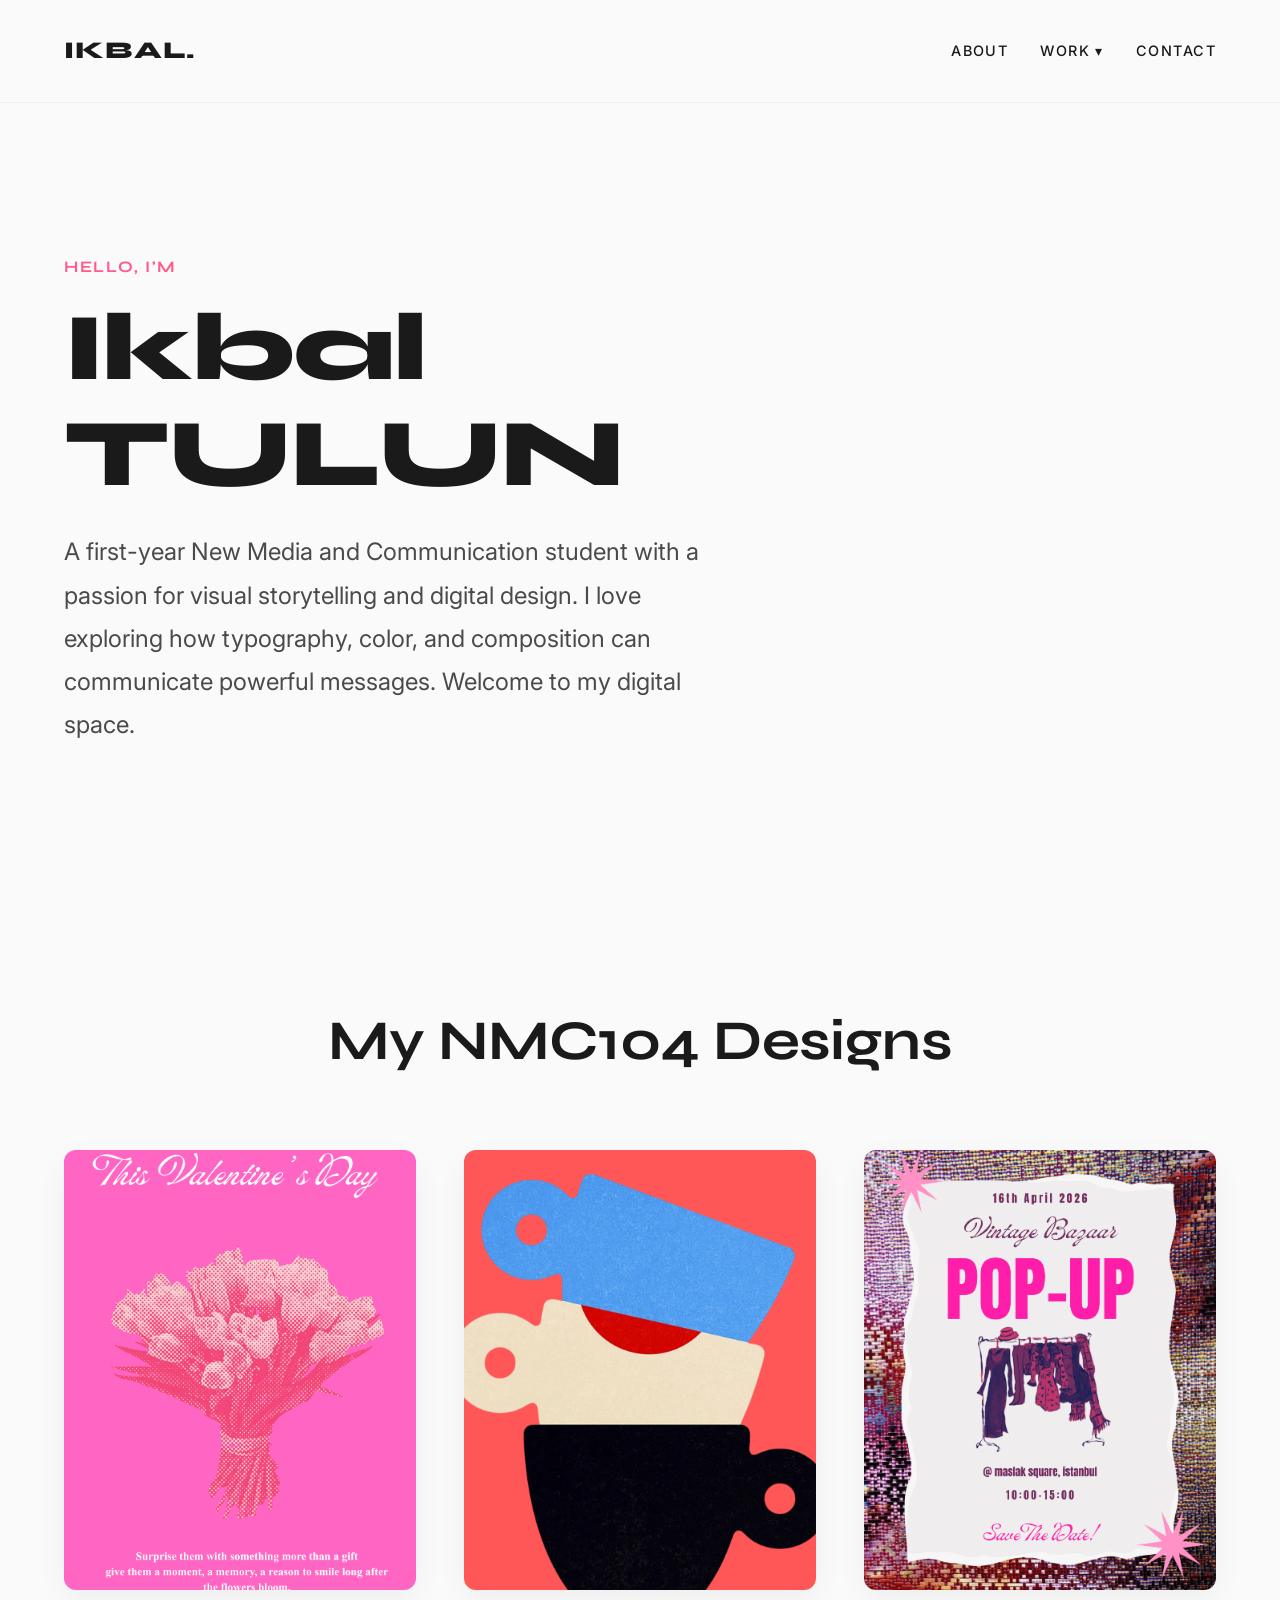
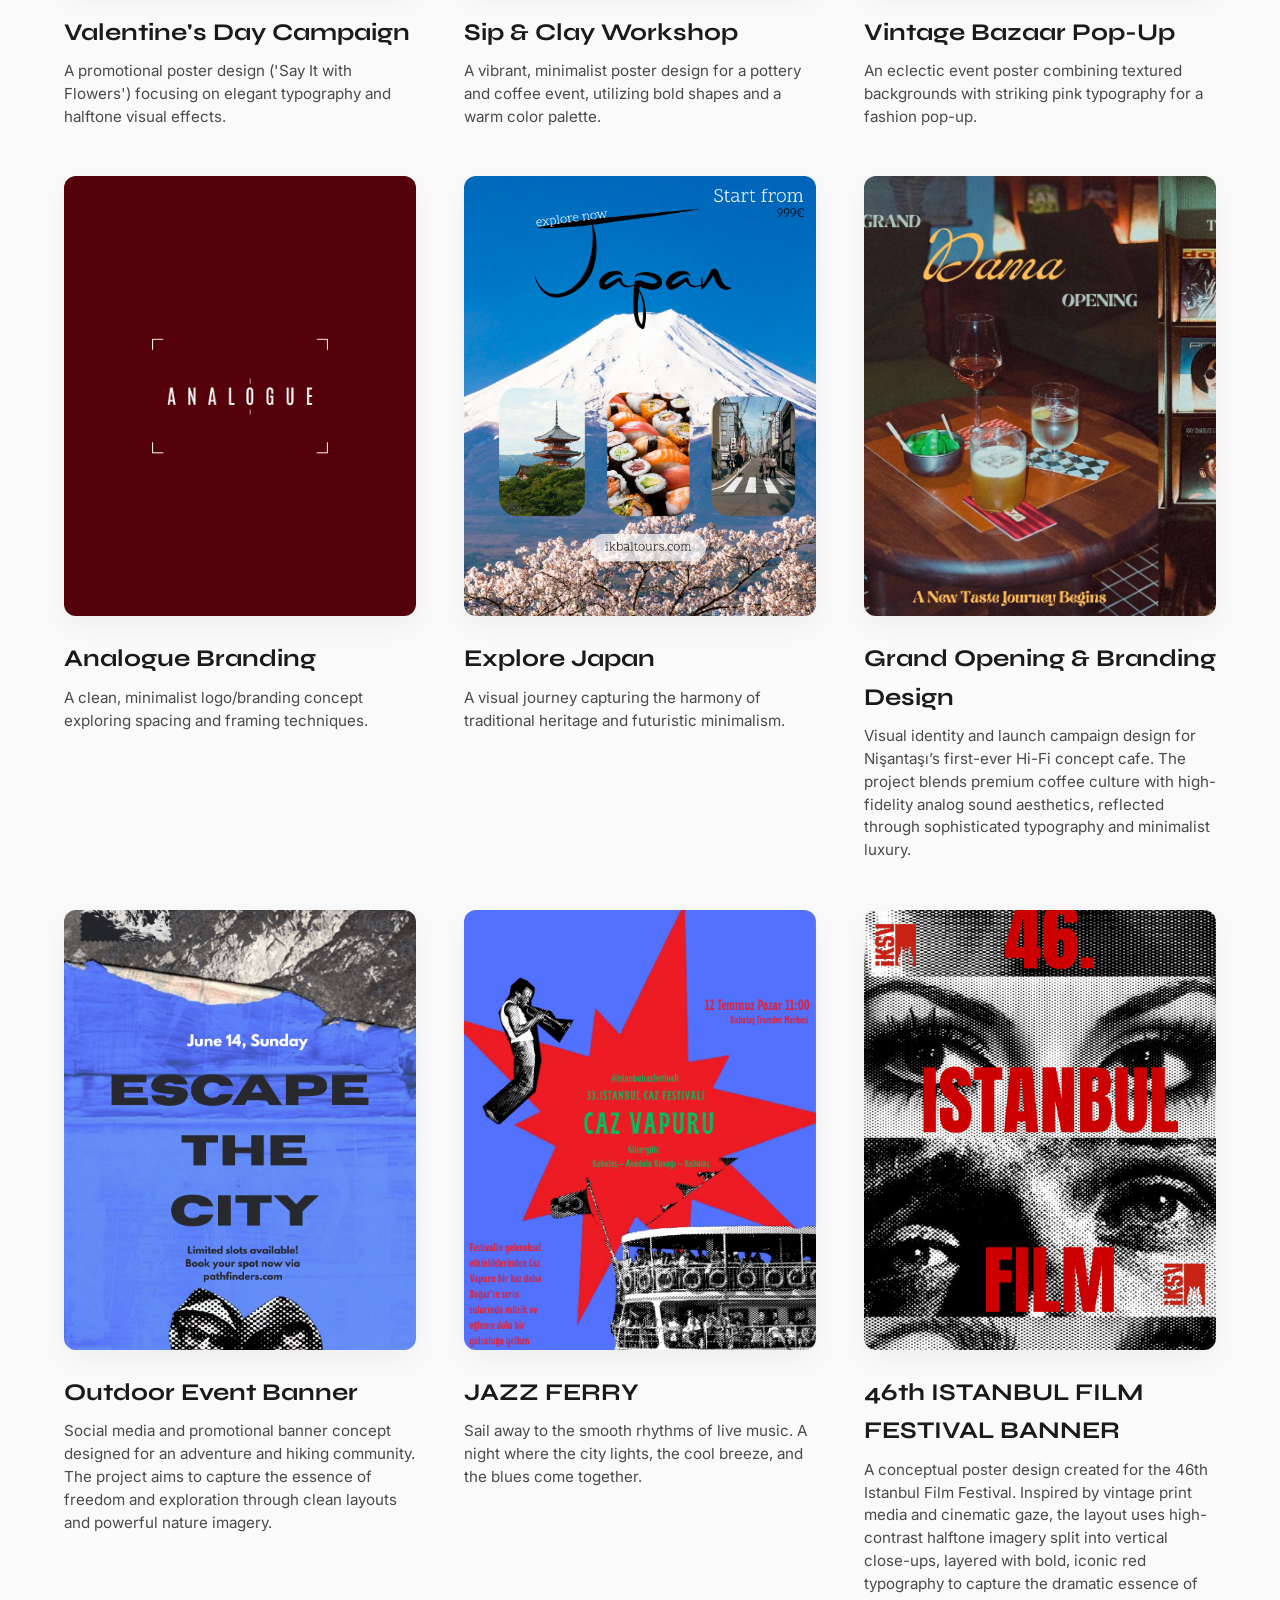
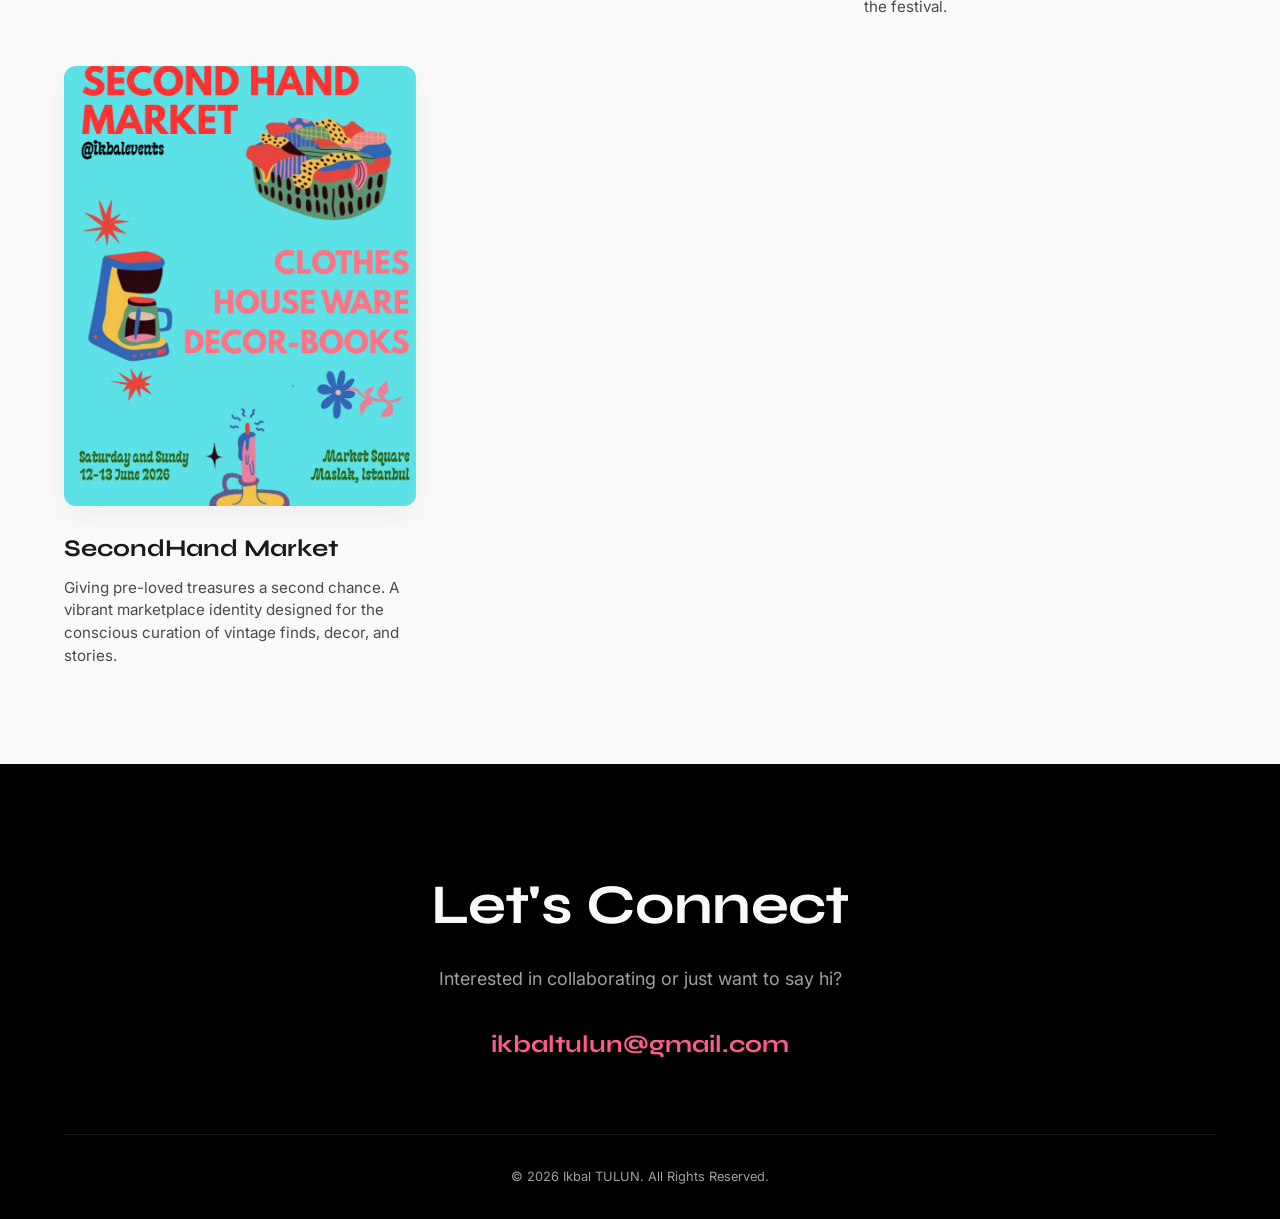
<file: index.html>
<!DOCTYPE html>
<html lang="en">
<head>
    <meta charset="UTF-8">
    <meta name="viewport" content="width=device-width, initial-scale=1.0">
    <title>Ikbal TULUN | Portfolio</title>
    <link rel="preconnect" href="https://fonts.googleapis.com">
    <link rel="preconnect" href="https://fonts.gstatic.com" crossorigin>
    <link href="https://fonts.googleapis.com/css2?family=Inter:wght@300;400;500&family=Syne:wght@500;700;800&display=swap" rel="stylesheet">
    <link rel="stylesheet" href="style.css?v=4.0">
</head>
<body>
    <nav class="navbar">
        <a href="#" class="logo">IKBAL.</a>
        <div class="hamburger">
            <span></span>
            <span></span>
            <span></span>
        </div>
        <ul class="nav-links">
            <li><a href="#about">About</a></li>
            <li class="dropdown">
                <a href="#work" class="dropbtn">Work ▾</a>
                <div class="dropdown-content">
                    <a href="#valentines">Valentine's Day</a>
                    <a href="#sipclay">Sip & Clay</a>
                    <a href="#vintage">Vintage Bazaar</a>
                    <a href="#analogue">Analogue</a>
                    <a href="#japan">Explore Japan</a>
                    <a href="#dama">Grand Opening & Branding Design</a>
                    <a href="#escape">Outdoor Event Banner</a>
                    <a href="#jazzferry">JAZZ FERRY</a>
                    <a href="#istanbulfilm">46th ISTANBUL FILM FESTIVAL</a>
                    <a href="#secondhand">SecondHand Market</a>
                </div>
            </li>
            <li><a href="#contact">Contact</a></li>
        </ul>
    </nav>

    <main>
        <!-- Hero / About Section -->
        <section id="about" class="hero fade-in">
            <div class="hero-content">
                <p class="subtitle">HELLO, I'M</p>
                <h1 class="title">Ikbal TULUN</h1>
                <p class="description">
                    A first-year New Media and Communication student with a passion for visual storytelling and digital design. I love exploring how typography, color, and composition can communicate powerful messages. Welcome to my digital space.
                </p>
            </div>
        </section>

        <!-- Work Section -->
        <section id="work" class="work-section fade-in">
            <h2 class="section-title">My NMC104 Designs</h2>
            <div class="work-grid">
                
                <!-- Project 1 -->
                <article class="project-card" id="valentines">
                    <div class="image-wrapper">
                        <img src="images/06_VALENTINES_BANNER.png" alt="Valentine's Day Campaign Poster" class="project-img">
                        <a href="images/06_VALENTINES_BANNER.png" class="overlay lightbox-trigger">
                            <span>View Concept</span>
                        </a>
                    </div>
                    <div class="project-info">
                        <h3>Valentine's Day Campaign</h3>
                        <p>A promotional poster design ('Say It with Flowers') focusing on elegant typography and halftone visual effects.</p>
                    </div>
                </article>

                <!-- Project 2 -->
                <article class="project-card" id="sipclay">
                    <div class="image-wrapper">
                        <img src="images/05_SIP_AND_CLAY_BANNER.png" alt="Sip & Clay Workshop Poster" class="project-img">
                        <a href="images/05_SIP_AND_CLAY_BANNER.png" class="overlay lightbox-trigger">
                            <span>View Concept</span>
                        </a>
                    </div>
                    <div class="project-info">
                        <h3>Sip & Clay Workshop</h3>
                        <p>A vibrant, minimalist poster design for a pottery and coffee event, utilizing bold shapes and a warm color palette.</p>
                    </div>
                </article>

                <!-- Project 3 -->
                <article class="project-card" id="vintage">
                    <div class="image-wrapper">
                        <img src="images/02_Vintage_Bazaar_Poster.png" alt="Vintage Bazaar Pop-Up Poster" class="project-img">
                        <a href="images/02_Vintage_Bazaar_Poster.png" class="overlay lightbox-trigger">
                            <span>View Concept</span>
                        </a>
                    </div>
                    <div class="project-info">
                        <h3>Vintage Bazaar Pop-Up</h3>
                        <p>An eclectic event poster combining textured backgrounds with striking pink typography for a fashion pop-up.</p>
                    </div>
                </article>

                <!-- Project 4 -->
                <article class="project-card" id="analogue">
                    <div class="image-wrapper">
                        <img src="images/01_Analogue_Logo.png" alt="Analogue Branding Concept" class="project-img">
                        <a href="images/01_Analogue_Logo.png" class="overlay lightbox-trigger">
                            <span>View Concept</span>
                        </a>
                    </div>
                    <div class="project-info">
                        <h3>Analogue Branding</h3>
                        <p>A clean, minimalist logo/branding concept exploring spacing and framing techniques.</p>
                    </div>
                </article>

                <!-- Project 5 -->
                <article class="project-card" id="japan">
                    <div class="image-wrapper">
                        <img src="images/07_JAPAN_IG_post.png" alt="Explore Japan" class="project-img">
                        <a href="images/07_JAPAN_IG_post.png" class="overlay lightbox-trigger">
                            <span>View Concept</span>
                        </a>
                    </div>
                    <div class="project-info">
                        <h3>Explore Japan</h3>
                        <p>A visual journey capturing the harmony of traditional heritage and futuristic minimalism.</p>
                    </div>
                </article>

                <!-- Project 6 -->
                <article class="project-card" id="dama">
                    <div class="image-wrapper">
                        <img src="images/08_DAMA_BANNER2.png" alt="Grand Opening & Branding Design" class="project-img">
                        <a href="images/08_DAMA_BANNER2.png" class="overlay lightbox-trigger">
                            <span>View Concept</span>
                        </a>
                    </div>
                    <div class="project-info">
                        <h3>Grand Opening & Branding Design</h3>
                        <p>Visual identity and launch campaign design for Nişantaşı’s first-ever Hi-Fi concept cafe. The project blends premium coffee culture with high-fidelity analog sound aesthetics, reflected through sophisticated typography and minimalist luxury.</p>
                    </div>
                </article>

                <!-- Project 7 -->
                <article class="project-card" id="escape">
                    <div class="image-wrapper">
                        <img src="images/08_escape_the_city.png" alt="Outdoor Event Banner" class="project-img">
                        <a href="images/08_escape_the_city.png" class="overlay lightbox-trigger">
                            <span>View Concept</span>
                        </a>
                    </div>
                    <div class="project-info">
                        <h3>Outdoor Event Banner</h3>
                        <p>Social media and promotional banner concept designed for an adventure and hiking community. The project aims to capture the essence of freedom and exploration through clean layouts and powerful nature imagery.</p>
                    </div>
                </article>

                <!-- Project 8 -->
                <article class="project-card" id="jazzferry">
                    <div class="image-wrapper">
                        <img src="images/CAZVAPURUyeni.png" alt="JAZZ FERRY" class="project-img">
                        <a href="images/CAZVAPURUyeni.png" class="overlay lightbox-trigger">
                            <span>View Concept</span>
                        </a>
                    </div>
                    <div class="project-info">
                        <h3>JAZZ FERRY</h3>
                        <p>Sail away to the smooth rhythms of live music. A night where the city lights, the cool breeze, and the blues come together.</p>
                    </div>
                </article>

                <!-- Project 9 -->
                <article class="project-card" id="istanbulfilm">
                    <div class="image-wrapper">
                        <img src="images/ISTANBULFILM.png" alt="46th ISTANBUL FILM FESTIVAL BANNER" class="project-img">
                        <a href="images/ISTANBULFILM.png" class="overlay lightbox-trigger">
                            <span>View Concept</span>
                        </a>
                    </div>
                    <div class="project-info">
                        <h3>46th ISTANBUL FILM FESTIVAL BANNER</h3>
                        <p>A conceptual poster design created for the 46th Istanbul Film Festival. Inspired by vintage print media and cinematic gaze, the layout uses high-contrast halftone imagery split into vertical close-ups, layered with bold, iconic red typography to capture the dramatic essence of the festival.</p>
                    </div>
                </article>

                <!-- Project 10 -->
                <article class="project-card" id="secondhand">
                    <div class="image-wrapper">
                        <img src="images/SECONDHAND.png" alt="SecondHand Market" class="project-img">
                        <a href="images/SECONDHAND.png" class="overlay lightbox-trigger">
                            <span>View Concept</span>
                        </a>
                    </div>
                    <div class="project-info">
                        <h3>SecondHand Market</h3>
                        <p>Giving pre-loved treasures a second chance. A vibrant marketplace identity designed for the conscious curation of vintage finds, decor, and stories.</p>
                    </div>
                </article>

            </div>
        </section>
    </main>

    <!-- Contact Section -->
    <footer id="contact" class="footer fade-in">
        <div class="footer-content">
            <h2>Let's Connect</h2>
            <p>Interested in collaborating or just want to say hi?</p>
            <a href="mailto:ikbaltulun@gmail.com" class="contact-btn">ikbaltulun@gmail.com</a>
        </div>
        <div class="footer-bottom">
            <p>&copy; 2026 Ikbal TULUN. All Rights Reserved.</p>
        </div>
    </footer>

    <!-- Lightbox Modal -->
    <div id="lightbox-modal" class="modal">
        <span class="close-modal">&times;</span>
        <img class="modal-content" id="modal-img" alt="Enlarged Project Image">
    </div>

    <script src="script.js?v=2.0"></script>
</body>
</html>
</file>
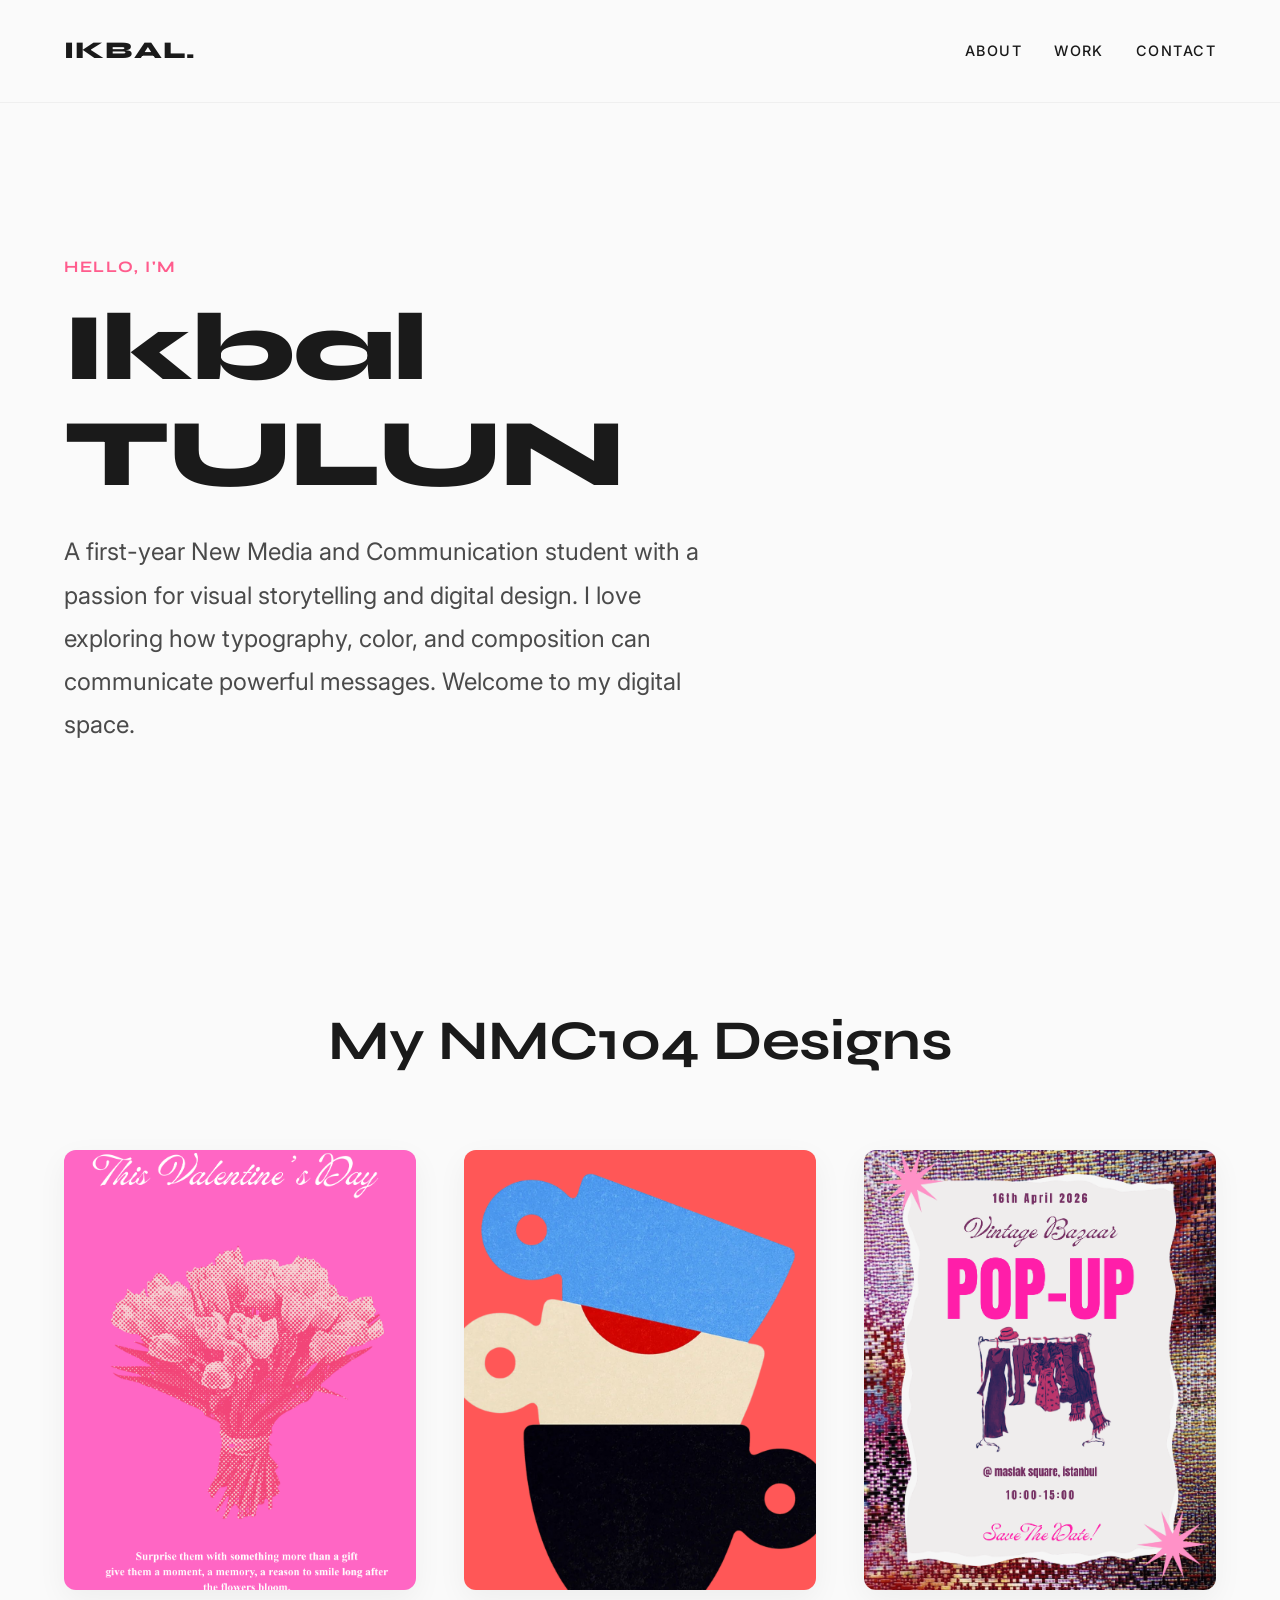
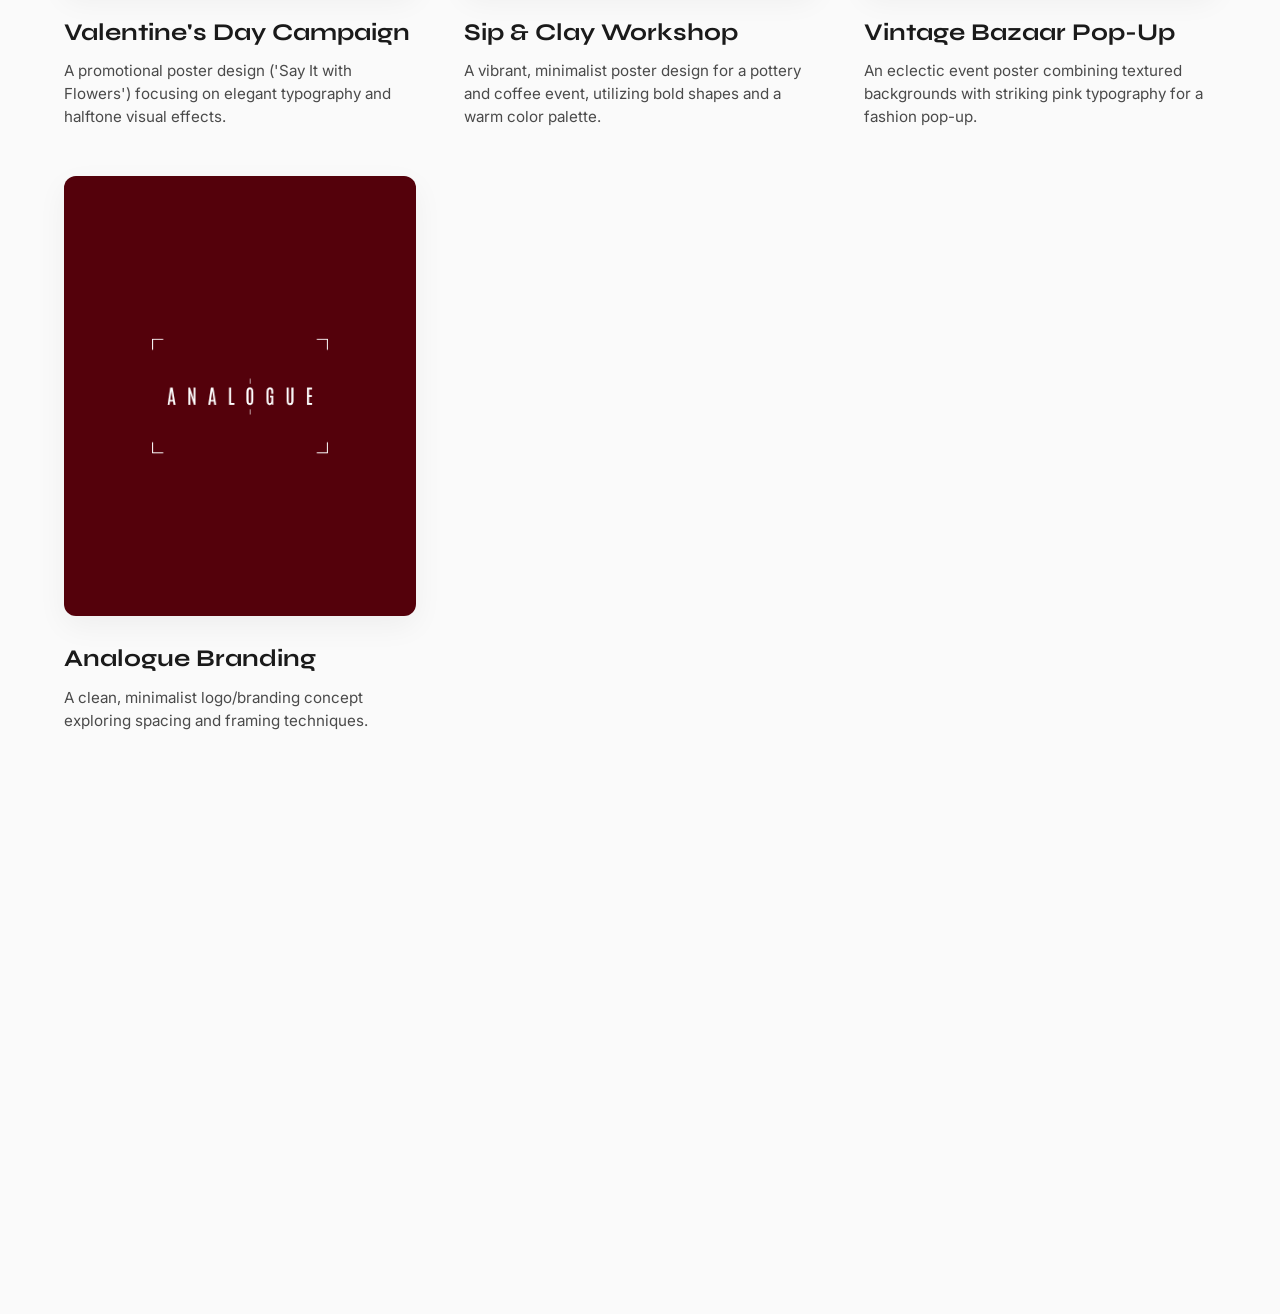
<file: Antigravity_Project/index.html>
<!DOCTYPE html>
<html lang="en">
<head>
    <meta charset="UTF-8">
    <meta name="viewport" content="width=device-width, initial-scale=1.0">
    <title>Ikbal TULUN | Portfolio</title>
    <link rel="preconnect" href="https://fonts.googleapis.com">
    <link rel="preconnect" href="https://fonts.gstatic.com" crossorigin>
    <link href="https://fonts.googleapis.com/css2?family=Inter:wght@300;400;500&family=Syne:wght@500;700;800&display=swap" rel="stylesheet">
    <link rel="stylesheet" href="style.css">
</head>
<body>
    <nav class="navbar">
        <div class="logo">IKBAL.</div>
        <ul class="nav-links">
            <li><a href="#about">About</a></li>
            <li><a href="#work">Work</a></li>
            <li><a href="#contact">Contact</a></li>
        </ul>
    </nav>

    <main>
        <!-- Hero / About Section -->
        <section id="about" class="hero fade-in">
            <div class="hero-content">
                <p class="subtitle">HELLO, I'M</p>
                <h1 class="title">Ikbal TULUN</h1>
                <p class="description">
                    A first-year New Media and Communication student with a passion for visual storytelling and digital design. I love exploring how typography, color, and composition can communicate powerful messages. Welcome to my digital space.
                </p>
            </div>
        </section>

        <!-- Work Section -->
        <section id="work" class="work-section fade-in">
            <h2 class="section-title">My NMC104 Designs</h2>
            <div class="work-grid">
                
                <!-- Project 1 -->
                <article class="project-card">
                    <div class="image-wrapper">
                        <img src="images/06_VALENTINES_BANNER.png" alt="Valentine's Day Campaign Poster" class="project-img">
                        <a href="images/06_VALENTINES_BANNER.png" target="_blank" class="overlay">
                            <span>View Concept</span>
                        </a>
                    </div>
                    <div class="project-info">
                        <h3>Valentine's Day Campaign</h3>
                        <p>A promotional poster design ('Say It with Flowers') focusing on elegant typography and halftone visual effects.</p>
                    </div>
                </article>

                <!-- Project 2 -->
                <article class="project-card">
                    <div class="image-wrapper">
                        <img src="images/05_SIP_AND_CLAY_BANNER.png" alt="Sip & Clay Workshop Poster" class="project-img">
                        <a href="images/05_SIP_AND_CLAY_BANNER.png" target="_blank" class="overlay">
                            <span>View Concept</span>
                        </a>
                    </div>
                    <div class="project-info">
                        <h3>Sip & Clay Workshop</h3>
                        <p>A vibrant, minimalist poster design for a pottery and coffee event, utilizing bold shapes and a warm color palette.</p>
                    </div>
                </article>

                <!-- Project 3 -->
                <article class="project-card">
                    <div class="image-wrapper">
                        <img src="images/02_Vintage_Bazaar_Poster.png" alt="Vintage Bazaar Pop-Up Poster" class="project-img">
                        <a href="images/02_Vintage_Bazaar_Poster.png" target="_blank" class="overlay">
                            <span>View Concept</span>
                        </a>
                    </div>
                    <div class="project-info">
                        <h3>Vintage Bazaar Pop-Up</h3>
                        <p>An eclectic event poster combining textured backgrounds with striking pink typography for a fashion pop-up.</p>
                    </div>
                </article>

                <!-- Project 4 -->
                <article class="project-card">
                    <div class="image-wrapper">
                        <img src="images/01_Analogue_Logo.png" alt="Analogue Branding Concept" class="project-img">
                        <a href="images/01_Analogue_Logo.png" target="_blank" class="overlay">
                            <span>View Concept</span>
                        </a>
                    </div>
                    <div class="project-info">
                        <h3>Analogue Branding</h3>
                        <p>A clean, minimalist logo/branding concept exploring spacing and framing techniques.</p>
                    </div>
                </article>

            </div>
        </section>
    </main>

    <!-- Contact Section -->
    <footer id="contact" class="footer fade-in">
        <div class="footer-content">
            <h2>Let's Connect</h2>
            <p>Interested in collaborating or just want to say hi?</p>
            <a href="mailto:ikbaltulun@gmail.com" class="contact-btn">ikbaltulun@gmail.com</a>
        </div>
        <div class="footer-bottom">
            <p>&copy; 2026 Ikbal TULUN. All Rights Reserved.</p>
        </div>
    </footer>

    <script src="script.js"></script>
</body>
</html>
</file>
<file: style.css>
/* ===== CSS VARIABLES ===== */
:root {
    --bg-color: #FAFAFA;
    --text-color: #1A1A1A;
    --accent-color: #FF5C8D;
    
    --font-heading: 'Syne', sans-serif;
    --font-body: 'Inter', sans-serif;
    
    --transition: all 0.4s cubic-bezier(0.16, 1, 0.3, 1);
}

/* ===== RESET & BASE ===== */
* {
    margin: 0;
    padding: 0;
    box-sizing: border-box;
}

html {
    scroll-behavior: smooth;
}

body {
    background-color: var(--bg-color);
    color: var(--text-color);
    font-family: var(--font-body);
    line-height: 1.6;
    overflow-x: hidden;
}

img {
    max-width: 100%;
    display: block;
}

a {
    text-decoration: none;
    color: inherit;
}

/* ===== TYPOGRAPHY ===== */
h1, h2, h3, .logo {
    font-family: var(--font-heading);
}

h1 {
    font-size: clamp(3rem, 8vw, 6rem);
    font-weight: 800;
    line-height: 1.1;
    letter-spacing: -0.02em;
    margin-bottom: 1.5rem;
}

h2 {
    font-size: clamp(2rem, 5vw, 3.5rem);
    font-weight: 700;
    letter-spacing: -0.01em;
}

h3 {
    font-size: 1.5rem;
    font-weight: 700;
    margin-bottom: 0.5rem;
}

p {
    font-size: 1.125rem;
    color: #4a4a4a;
}

/* ===== NAVIGATION ===== */
.navbar {
    position: fixed;
    top: 0;
    width: 100%;
    display: flex;
    justify-content: space-between;
    align-items: center;
    padding: 2rem 5%;
    z-index: 100;
    background: rgba(250, 250, 250, 0.9);
    backdrop-filter: blur(10px);
    border-bottom: 1px solid rgba(26, 26, 26, 0.05);
}

.logo {
    font-size: 1.5rem;
    font-weight: 800;
    letter-spacing: 0.05em;
}

.nav-links {
    display: flex;
    list-style: none;
    gap: 2rem;
}

.nav-links a {
    font-size: 0.9rem;
    font-weight: 500;
    text-transform: uppercase;
    letter-spacing: 0.1em;
    position: relative;
    padding-bottom: 0.25rem;
}

.nav-links a::after {
    content: '';
    position: absolute;
    bottom: 0;
    left: 0;
    width: 0;
    height: 2px;
    background-color: var(--accent-color);
    transition: var(--transition);
}

.nav-links a:hover::after {
    width: 100%;
}

/* ===== DROPDOWN ===== */
.dropdown {
    position: relative;
    display: inline-block;
    padding-bottom: 10px; /* Invisible bridge */
    margin-bottom: -10px;
}

.dropdown-content {
    display: none;
    position: absolute;
    top: 100%;
    left: 50%;
    transform: translateX(-50%);
    background-color: rgba(250, 250, 250, 0.95);
    min-width: 180px;
    box-shadow: 0px 10px 30px rgba(0,0,0,0.08);
    z-index: 101;
    border-radius: 12px;
    padding: 0.8rem 0;
    backdrop-filter: blur(10px);
    border: 1px solid rgba(26, 26, 26, 0.05);
}

/* Invisible bridge so mouse doesn't lose hover */
.dropdown-content::before {
    content: '';
    position: absolute;
    top: -15px;
    left: 0;
    width: 100%;
    height: 15px;
}

.dropdown-content a {
    color: var(--text-color);
    padding: 12px 20px;
    text-decoration: none;
    display: block;
    text-align: center;
    font-size: 0.85rem;
    font-weight: 500;
    text-transform: none;
    letter-spacing: normal;
    transition: var(--transition);
}

.dropdown-content a::after {
    display: none;
}

.dropdown-content a:hover {
    background-color: rgba(255, 92, 141, 0.05);
    color: var(--accent-color);
}

.dropdown:hover .dropdown-content {
    display: block;
    animation: fadeInDropdown 0.3s ease forwards;
}

@keyframes fadeInDropdown {
    from {
        opacity: 0;
        transform: translate(-50%, -5px);
    }
    to {
        opacity: 1;
        transform: translate(-50%, 0);
    }
}

/* ===== HERO SECTION ===== */
.hero {
    min-height: 100vh;
    display: flex;
    align-items: center;
    padding: 0 5%;
    padding-top: 100px; /* offset for nav */
}

.hero-content {
    max-width: 800px;
}

.subtitle {
    font-family: var(--font-heading);
    color: var(--accent-color);
    font-weight: 700;
    letter-spacing: 0.1em;
    margin-bottom: 1rem;
    font-size: 1rem;
}

.description {
    font-size: clamp(1.1rem, 2vw, 1.5rem);
    max-width: 650px;
    line-height: 1.8;
}

/* ===== WORK SECTION ===== */
.work-section {
    padding: 6rem 5%;
}

.section-title {
    margin-bottom: 4rem;
    text-align: center;
}

.work-grid {
    display: grid;
    grid-template-columns: repeat(auto-fit, minmax(300px, 1fr));
    gap: 3rem;
    max-width: 1400px;
    margin: 0 auto;
}

.project-card {
    display: flex;
    flex-direction: column;
    group: hover;
    transition: var(--transition);
}

.project-card:hover {
    transform: translateY(-10px);
}

.image-wrapper {
    position: relative;
    border-radius: 12px;
    overflow: hidden;
    aspect-ratio: 4/5;
    background-color: #EBEBEB;
    margin-bottom: 1.5rem;
    box-shadow: 0 10px 30px rgba(0,0,0,0.05);
}

.project-img {
    width: 100%;
    height: 100%;
    object-fit: cover;
    transition: transform 0.6s cubic-bezier(0.16, 1, 0.3, 1);
}

.project-card:hover .project-img {
    transform: scale(1.05);
}

.overlay {
    position: absolute;
    inset: 0;
    background: rgba(26, 26, 26, 0.2);
    display: flex;
    align-items: center;
    justify-content: center;
    opacity: 0;
    transition: var(--transition);
}

.overlay span {
    background: var(--bg-color);
    color: var(--text-color);
    padding: 0.8rem 1.5rem;
    border-radius: 30px;
    font-family: var(--font-heading);
    font-weight: 700;
    font-size: 0.9rem;
    transform: translateY(20px);
    transition: var(--transition);
}

.project-card:hover .overlay {
    opacity: 1;
}

.project-card:hover .overlay span {
    transform: translateY(0);
}

.project-info p {
    font-size: 0.95rem;
    line-height: 1.5;
}

/* ===== FOOTER ===== */
.footer {
    padding: 6rem 5% 2rem;
    text-align: center;
    background-color: #000000;
    color: var(--bg-color);
}

.footer h2 {
    color: var(--bg-color);
    margin-bottom: 1rem;
}

.footer p {
    color: #a0a0a0;
    margin-bottom: 2rem;
}

.contact-btn {
    display: inline-block;
    font-family: var(--font-heading);
    font-weight: 700;
    font-size: 1.5rem;
    color: var(--accent-color);
    position: relative;
    padding-bottom: 5px;
    margin-bottom: 4rem;
}

.contact-btn::after {
    content: '';
    position: absolute;
    bottom: 0;
    left: 0;
    width: 100%;
    height: 2px;
    background-color: var(--accent-color);
    transform: scaleX(0);
    transform-origin: right;
    transition: transform 0.4s ease;
}

.contact-btn:hover::after {
    transform: scaleX(1);
    transform-origin: left;
}

.footer-bottom {
    border-top: 1px solid rgba(255,255,255,0.1);
    padding-top: 2rem;
}

.footer-bottom p {
    font-size: 0.8rem;
    margin-bottom: 0;
}

/* ===== ANIMATIONS ===== */
.fade-in {
    opacity: 1;
    transform: none;
    transition: opacity 0.8s ease, transform 0.8s ease;
}

.fade-in.visible {
    opacity: 1;
    transform: none;
}

/* ===== RESPONSIVE ===== */
.hamburger {
    display: none;
    flex-direction: column;
    gap: 6px;
    cursor: pointer;
    z-index: 102; /* Above the mobile menu */
}

.hamburger span {
    width: 30px;
    height: 2px;
    background-color: var(--text-color);
    transition: var(--transition);
    transform-origin: left center;
}

@media (max-width: 768px) {
    .hamburger {
        display: flex;
    }

    .nav-links {
        position: fixed;
        top: 0;
        right: -100%;
        width: 100%;
        height: 100vh;
        background-color: rgba(250, 250, 250, 0.98);
        backdrop-filter: blur(10px);
        display: flex;
        flex-direction: column;
        align-items: center;
        justify-content: center;
        transition: right 0.4s ease;
        z-index: 100;
        gap: 2rem;
    }

    .nav-links.active {
        right: 0;
    }

    .hamburger.active span:nth-child(1) {
        transform: rotate(45deg);
    }
    .hamburger.active span:nth-child(2) {
        opacity: 0;
    }
    .hamburger.active span:nth-child(3) {
        transform: rotate(-45deg);
    }

    .nav-links a {
        font-size: 1.5rem;
    }

    .dropdown {
        width: 100%;
        text-align: center;
    }

    .dropdown-content {
        position: relative;
        top: 0;
        left: 0;
        transform: none;
        box-shadow: none;
        background-color: transparent;
        border: none;
        width: 100%;
        max-width: 100vw;
        box-sizing: border-box;
        padding: 1rem 0 0 0;
        display: none;
    }

    .dropdown.active .dropdown-content {
        display: flex;
        flex-direction: column;
        align-items: center;
        animation: fadeInMobile 0.3s ease forwards;
    }

    @keyframes fadeInMobile {
        from {
            opacity: 0;
            transform: translateY(-5px);
        }
        to {
            opacity: 1;
            transform: translateY(0);
        }
    }

    .dropdown-content::before {
        display: none;
    }

    .dropdown-content a {
        font-size: 1.1rem;
        padding: 10px 20px;
        white-space: normal;
        word-wrap: break-word;
        max-width: 90vw;
        line-height: 1.4;
        text-align: center;
    }

    .hero {
        padding-top: 100px;
    }
}

/* ===== LIGHTBOX MODAL ===== */
.modal {
    display: none;
    position: fixed;
    z-index: 1000;
    left: 0;
    top: 0;
    width: 100%;
    height: 100%;
    background-color: rgba(0, 0, 0, 0.85);
    backdrop-filter: blur(5px);
    overflow: auto;
    align-items: center;
    justify-content: center;
    opacity: 0;
    transition: opacity 0.3s ease;
}

.modal.show {
    display: flex;
    opacity: 1;
}

.modal-content {
    margin: auto;
    display: block;
    max-width: 90%;
    max-height: 90vh;
    border-radius: 8px;
    box-shadow: 0 10px 40px rgba(0,0,0,0.5);
    transform: scale(0.95);
    transition: transform 0.3s ease;
}

.modal.show .modal-content {
    transform: scale(1);
}

.close-modal {
    position: absolute;
    top: 20px;
    right: 35px;
    color: #f1f1f1;
    font-size: 40px;
    font-weight: bold;
    transition: 0.3s;
    cursor: pointer;
    z-index: 1001;
}

.close-modal:hover,
.close-modal:focus {
    color: var(--accent-color);
    text-decoration: none;
}
</file>
<file: Antigravity_Project/style.css>
/* ===== CSS VARIABLES ===== */
:root {
    --bg-color: #FAFAFA;
    --text-color: #1A1A1A;
    --accent-color: #FF5C8D;
    
    --font-heading: 'Syne', sans-serif;
    --font-body: 'Inter', sans-serif;
    
    --transition: all 0.4s cubic-bezier(0.16, 1, 0.3, 1);
}

/* ===== RESET & BASE ===== */
* {
    margin: 0;
    padding: 0;
    box-sizing: border-box;
}

html {
    scroll-behavior: smooth;
}

body {
    background-color: var(--bg-color);
    color: var(--text-color);
    font-family: var(--font-body);
    line-height: 1.6;
    overflow-x: hidden;
}

img {
    max-width: 100%;
    display: block;
}

a {
    text-decoration: none;
    color: inherit;
}

/* ===== TYPOGRAPHY ===== */
h1, h2, h3, .logo {
    font-family: var(--font-heading);
}

h1 {
    font-size: clamp(3rem, 8vw, 6rem);
    font-weight: 800;
    line-height: 1.1;
    letter-spacing: -0.02em;
    margin-bottom: 1.5rem;
}

h2 {
    font-size: clamp(2rem, 5vw, 3.5rem);
    font-weight: 700;
    letter-spacing: -0.01em;
}

h3 {
    font-size: 1.5rem;
    font-weight: 700;
    margin-bottom: 0.5rem;
}

p {
    font-size: 1.125rem;
    color: #4a4a4a;
}

/* ===== NAVIGATION ===== */
.navbar {
    position: fixed;
    top: 0;
    width: 100%;
    display: flex;
    justify-content: space-between;
    align-items: center;
    padding: 2rem 5%;
    z-index: 100;
    background: rgba(250, 250, 250, 0.9);
    backdrop-filter: blur(10px);
    border-bottom: 1px solid rgba(26, 26, 26, 0.05);
}

.logo {
    font-size: 1.5rem;
    font-weight: 800;
    letter-spacing: 0.05em;
}

.nav-links {
    display: flex;
    list-style: none;
    gap: 2rem;
}

.nav-links a {
    font-size: 0.9rem;
    font-weight: 500;
    text-transform: uppercase;
    letter-spacing: 0.1em;
    position: relative;
    padding-bottom: 0.25rem;
}

.nav-links a::after {
    content: '';
    position: absolute;
    bottom: 0;
    left: 0;
    width: 0;
    height: 2px;
    background-color: var(--accent-color);
    transition: var(--transition);
}

.nav-links a:hover::after {
    width: 100%;
}

/* ===== HERO SECTION ===== */
.hero {
    min-height: 100vh;
    display: flex;
    align-items: center;
    padding: 0 5%;
    padding-top: 100px; /* offset for nav */
}

.hero-content {
    max-width: 800px;
}

.subtitle {
    font-family: var(--font-heading);
    color: var(--accent-color);
    font-weight: 700;
    letter-spacing: 0.1em;
    margin-bottom: 1rem;
    font-size: 1rem;
}

.description {
    font-size: clamp(1.1rem, 2vw, 1.5rem);
    max-width: 650px;
    line-height: 1.8;
}

/* ===== WORK SECTION ===== */
.work-section {
    padding: 6rem 5%;
}

.section-title {
    margin-bottom: 4rem;
    text-align: center;
}

.work-grid {
    display: grid;
    grid-template-columns: repeat(auto-fit, minmax(300px, 1fr));
    gap: 3rem;
    max-width: 1400px;
    margin: 0 auto;
}

.project-card {
    display: flex;
    flex-direction: column;
    group: hover;
    transition: var(--transition);
}

.project-card:hover {
    transform: translateY(-10px);
}

.image-wrapper {
    position: relative;
    border-radius: 12px;
    overflow: hidden;
    aspect-ratio: 4/5;
    background-color: #EBEBEB;
    margin-bottom: 1.5rem;
    box-shadow: 0 10px 30px rgba(0,0,0,0.05);
}

.project-img {
    width: 100%;
    height: 100%;
    object-fit: cover;
    transition: transform 0.6s cubic-bezier(0.16, 1, 0.3, 1);
}

.project-card:hover .project-img {
    transform: scale(1.05);
}

.overlay {
    position: absolute;
    inset: 0;
    background: rgba(26, 26, 26, 0.2);
    display: flex;
    align-items: center;
    justify-content: center;
    opacity: 0;
    transition: var(--transition);
}

.overlay span {
    background: var(--bg-color);
    color: var(--text-color);
    padding: 0.8rem 1.5rem;
    border-radius: 30px;
    font-family: var(--font-heading);
    font-weight: 700;
    font-size: 0.9rem;
    transform: translateY(20px);
    transition: var(--transition);
}

.project-card:hover .overlay {
    opacity: 1;
}

.project-card:hover .overlay span {
    transform: translateY(0);
}

.project-info p {
    font-size: 0.95rem;
    line-height: 1.5;
}

/* ===== FOOTER ===== */
.footer {
    padding: 6rem 5% 2rem;
    text-align: center;
    background-color: #111;
    color: var(--bg-color);
}

.footer h2 {
    color: var(--bg-color);
    margin-bottom: 1rem;
}

.footer p {
    color: #a0a0a0;
    margin-bottom: 2rem;
}

.contact-btn {
    display: inline-block;
    font-family: var(--font-heading);
    font-weight: 700;
    font-size: 1.5rem;
    color: var(--accent-color);
    position: relative;
    padding-bottom: 5px;
    margin-bottom: 4rem;
}

.contact-btn::after {
    content: '';
    position: absolute;
    bottom: 0;
    left: 0;
    width: 100%;
    height: 2px;
    background-color: var(--accent-color);
    transform: scaleX(0);
    transform-origin: right;
    transition: transform 0.4s ease;
}

.contact-btn:hover::after {
    transform: scaleX(1);
    transform-origin: left;
}

.footer-bottom {
    border-top: 1px solid rgba(255,255,255,0.1);
    padding-top: 2rem;
}

.footer-bottom p {
    font-size: 0.8rem;
    margin-bottom: 0;
}

/* ===== ANIMATIONS ===== */
.fade-in {
    opacity: 0;
    transform: translateY(30px);
    transition: opacity 0.8s ease, transform 0.8s ease;
}

.fade-in.visible {
    opacity: 1;
    transform: translateY(0);
}

/* ===== RESPONSIVE ===== */
@media (max-width: 768px) {
    .nav-links {
        display: none; /* simple mobile nav for now */
    }
    .hero {
        padding-top: 80px;
    }
}
</file>
